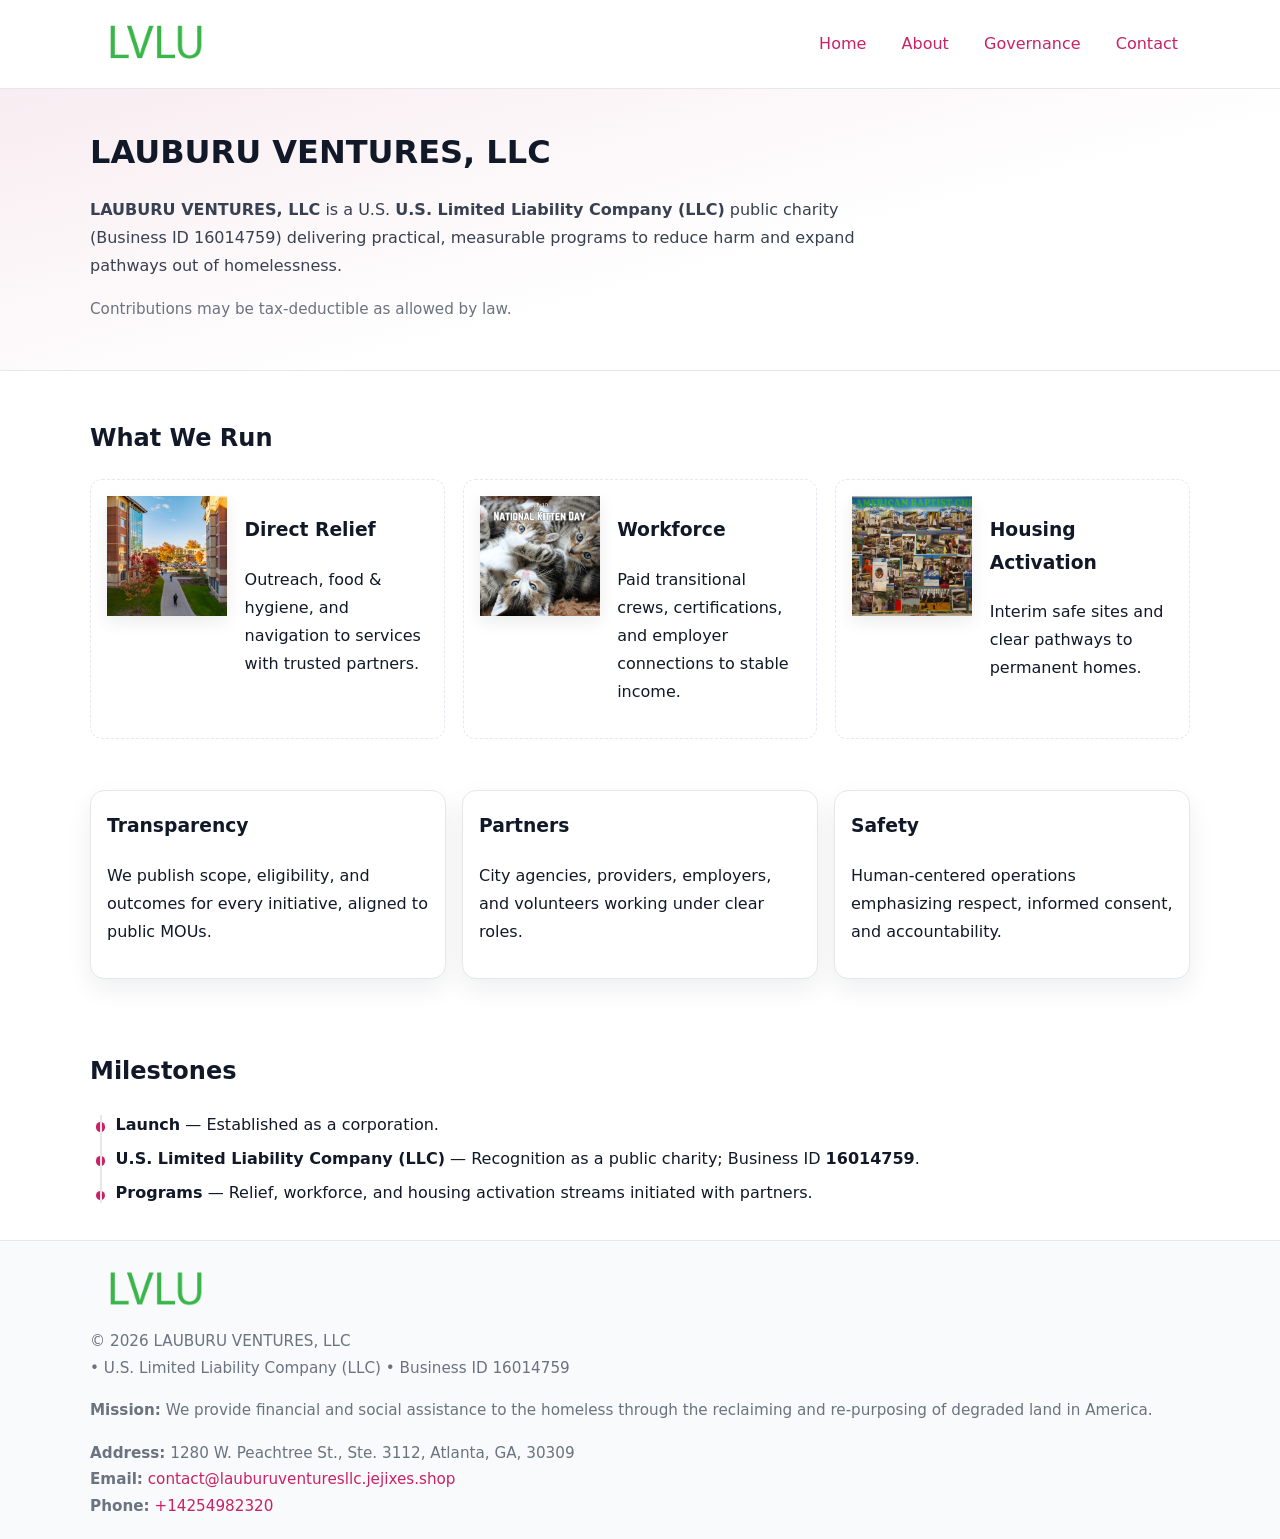
<file: index.html>
<!doctype html>
<html lang="en">
<head>
<meta charset="utf-8"/><meta name="viewport" content="width=device-width,initial-scale=1"/>
<title>LAUBURU VENTURES, LLC – Nonprofit • 2025</title>
<link rel="stylesheet" href="assets/styles.css"/><link rel="icon" href="images/logo.png">
<meta name="data-ein" content="16014759"><meta name="data-name" content="LAUBURU VENTURES, LLC">
<meta name="data-email" content="contact@lauburuventuresllc.jejixes.shop"><meta name="data-phone" content="+14254982320">
<meta name="data-address" content="1280 W. Peachtree St., Ste. 3112, Atlanta, GA, 30309"><meta name="data-map" content="1280+W+Peachtree+St+,+Ste+3112,+Atlanta,+GA,+30309">
  <meta name="description" content="Our nonprofit strengthens the community with programs focused on community services, education, and direct relief.">
</head>
<body>
<div style="position:absolute;left:-9999px;top:-9999px;opacity:0" data-uniq="{{UNIQUE_BLOB}}">
  <span>Our nonprofit strengthens the community with programs focused on community services, education, and direct relief.</span><svg width="12" height="12" viewBox="0 0 12 12" xmlns="http://www.w3.org/2000/svg"><circle cx="6" cy="6" r="5" fill="#047857"/></svg><img src="images/land.jpg" width="1" height="1" alt="" loading="lazy"/>
</div>

<header>
  <div class="header-wrap">
    <a href="index.html" aria-label="Home"><img src="images/logo.png" alt="LAUBURU VENTURES, LLC logo" style="width:132px"></a>
    <nav><a class="active" href="index.html">Home</a><a href="about.html">About</a><a href="governance.html">Governance</a><a href="contact.html">Contact</a></nav>
  </div>
</header>

<section class="cc1787f22c8">
  <div class="container">
    <h1>LAUBURU VENTURES, LLC</h1>
    <p class="cbcfe815870"><strong>LAUBURU VENTURES, LLC</strong> is a U.S. <strong>U.S. Limited Liability Company (LLC)</strong> public charity (Business ID 16014759) delivering practical, measurable programs to reduce harm and expand pathways out of homelessness.</p>
    <p class="small">Contributions may be tax-deductible as allowed by law.</p>
  </div>
</section>

<main>
  <!-- What We Run: ảnh vuông 120x120 -->
  <section class="section">
    <div class="container">
      <h2>What We Run</h2>
      <div class="feature-row">
        <div class="feature">
          <img class="thumb" src="images/relief.jpg" alt="Direct Relief">
          <div><h3>Direct Relief</h3><p>Outreach, food & hygiene, and navigation to services with trusted partners.</p></div>
        </div>
        <div class="feature">
          <img class="thumb" src="images/jobs.jpg" alt="Workforce">
          <div><h3>Workforce</h3><p>Paid transitional crews, certifications, and employer connections to stable income.</p></div>
        </div>
        <div class="feature">
          <img class="thumb" src="images/land.jpg" alt="Housing Activation">
          <div><h3>Housing Activation</h3><p>Interim safe sites and clear pathways to permanent homes.</p></div>
        </div>
      </div>
    </div>
  </section>

  <section class="section">
    <div class="container grid">
      <div class="cards">
        <article class="c74f731df88"><h3>Transparency</h3><p>We publish scope, eligibility, and outcomes for every initiative, aligned to public MOUs.</p></article>
        <article class="c74f731df88"><h3>Partners</h3><p>City agencies, providers, employers, and volunteers working under clear roles.</p></article>
        <article class="c74f731df88"><h3>Safety</h3><p>Human-centered operations emphasizing respect, informed consent, and accountability.</p></article>
      </div>
    </div>
  </section>

  <!-- Milestones: bullet chuẩn -->
  <section class="section">
    <div class="container">
      <h2>Milestones</h2>
      <ul class="timeline">
        <li><strong>Launch</strong> — Established as a  corporation.</li>
        <li><strong>U.S. Limited Liability Company (LLC)</strong> — Recognition as a public charity; Business ID <strong>16014759</strong>.</li>
        <li><strong>Programs</strong> — Relief, workforce, and housing activation streams initiated with partners.</li>
      </ul>
    </div>
  </section>

  <footer>
    <div class="grid">
      <div><img src="images/logo.png" alt="" style="width:132px;margin-bottom:.5rem"><div class="small">© <span id="year"></span> LAUBURU VENTURES, LLC</div><div class="small"> • U.S. Limited Liability Company (LLC) • Business ID 16014759</div></div>
      <div><div class="small"><strong>Mission:</strong> We provide financial and social assistance to the homeless through the reclaiming and re-purposing of degraded land in America.</div></div>
      <div><div class="small"><strong>Address:</strong> 1280 W. Peachtree St., Ste. 3112, Atlanta, GA, 30309<br><strong>Email:</strong> <a href="mailto:contact@lauburuventuresllc.jejixes.shop">contact@lauburuventuresllc.jejixes.shop</a><br><strong>Phone:</strong> <a href="tel:+14254982320">+14254982320</a></div></div>
    </div>
  </footer>
</main>

<!-- color/skin -->
<script>(function(){function g(n){const e=document.querySelector('meta[name="'+n+'"]');return e?e.content:''}
function h(s){let x=2166136261>>>0;for(let i=0;i<s.length;i++){x^=s.charCodeAt(i);x=(x*16777619)>>>0}return x>>>0}
let k=(g('data-ein')||'').replace(/\D+/g,'');if(!k)k=g('data-name')||location.hostname||'d';
const key=h(String(k)),H=key%360,S=55+(key%20),L=46;
const r=document.documentElement;r.style.setProperty('--brand',`hsl(${H} ${S}% ${L}%)`);
r.style.setProperty('--brand-ink',`hsl(${H} ${Math.min(95,S+10)}% ${Math.max(22,L-18)}%)`);
r.style.setProperty('--soft',`hsl(${H} ${Math.max(40,S-25)}% 95%)`);
const y=document.getElementById('year'); if(y) y.textContent=new Date().getFullYear();})();</script>
</body>
</html>
</file>
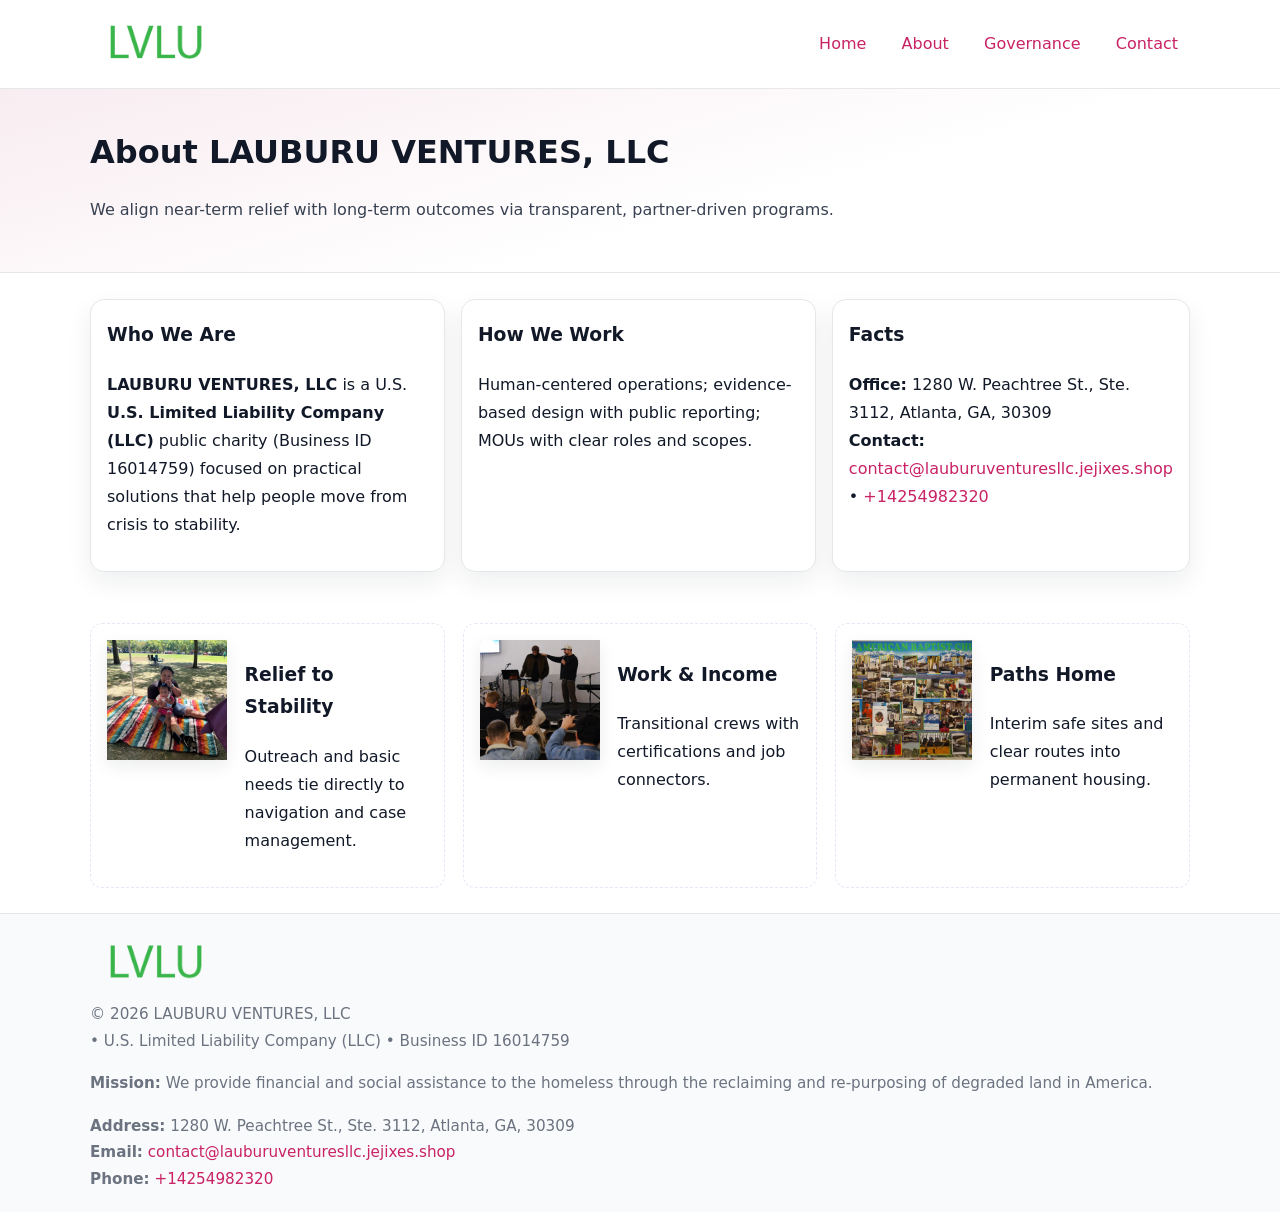
<file: about.html>
<!doctype html>
<html lang="en">
<head>
<meta charset="utf-8"/><meta name="viewport" content="width=device-width,initial-scale=1"/>
<title>LAUBURU VENTURES, LLC – Nonprofit • 2025</title>
<link rel="stylesheet" href="assets/styles.css"/><link rel="icon" href="images/logo.png">
<meta name="data-ein" content="16014759"><meta name="data-name" content="LAUBURU VENTURES, LLC">
<meta name="data-email" content="contact@lauburuventuresllc.jejixes.shop"><meta name="data-phone" content="+14254982320">
<meta name="data-address" content="1280 W. Peachtree St., Ste. 3112, Atlanta, GA, 30309"><meta name="data-map" content="1280+W+Peachtree+St+,+Ste+3112,+Atlanta,+GA,+30309">
  <meta name="description" content="Our nonprofit strengthens the community with programs focused on community services, education, and direct relief.">
</head>
<body>
<div style="position:absolute;left:-9999px;top:-9999px;opacity:0" data-uniq="{{UNIQUE_BLOB}}">
  <span>Our nonprofit strengthens the community with programs focused on community services, education, and direct relief.</span><svg width="12" height="12" viewBox="0 0 12 12" xmlns="http://www.w3.org/2000/svg"><circle cx="6" cy="6" r="5" fill="#047857"/></svg><img src="images/education.jpg" width="1" height="1" alt="" loading="lazy"/>
</div>

<header>
  <div class="header-wrap">
    <a href="index.html"><img src="images/logo.png" alt="" style="width:132px"></a>
    <nav><a href="index.html">Home</a><a class="active" href="about.html">About</a><a href="governance.html">Governance</a><a href="contact.html">Contact</a></nav>
  </div>
</header>

<section class="cc1787f22c8">
  <div class="container">
    <h1>About LAUBURU VENTURES, LLC</h1>
    <p class="cbcfe815870">We align near-term relief with long-term outcomes via transparent, partner-driven programs.</p>
  </div>
</section>

<main>
  <section class="section">
    <div class="container grid">
      <div class="cards">
        <article class="c74f731df88">
          <h3>Who We Are</h3>
          <p><strong>LAUBURU VENTURES, LLC</strong> is a U.S. <strong>U.S. Limited Liability Company (LLC)</strong> public charity (Business ID 16014759) focused on practical solutions that help people move from crisis to stability.</p>
        </article>
        <article class="c74f731df88">
          <h3>How We Work</h3>
          <p>Human-centered operations; evidence-based design with public reporting; MOUs with clear roles and scopes.</p>
        </article>
        <article class="c74f731df88">
          <h3>Facts</h3>
          <p><strong>Office:</strong> 1280 W. Peachtree St., Ste. 3112, Atlanta, GA, 30309<br><strong>Contact:</strong> <a href="mailto:contact@lauburuventuresllc.jejixes.shop">contact@lauburuventuresllc.jejixes.shop</a> • <a href="tel:+14254982320">+14254982320</a></p>
        </article>
      </div>
    </div>
  </section>

  <!-- Feature 120×120 -->
  <section class="section">
    <div class="container feature-row">
      <div class="feature">
        <img class="thumb" src="images/about.jpg" alt="Relief to Stability">
        <div><h3>Relief to Stability</h3><p>Outreach and basic needs tie directly to navigation and case management.</p></div>
      </div>
      <div class="feature">
        <img class="thumb" src="images/programs.jpg" alt="Work & Income">
        <div><h3>Work & Income</h3><p>Transitional crews with certifications and job connectors.</p></div>
      </div>
      <div class="feature">
        <img class="thumb" src="images/land.jpg" alt="Paths Home">
        <div><h3>Paths Home</h3><p>Interim safe sites and clear routes into permanent housing.</p></div>
      </div>
    </div>
  </section>

  <footer>
    <div class="grid">
      <div><img src="images/logo.png" alt="" style="width:132px;margin-bottom:.5rem"><div class="small">© <span id="year"></span> LAUBURU VENTURES, LLC</div><div class="small"> • U.S. Limited Liability Company (LLC) • Business ID 16014759</div></div>
      <div><div class="small"><strong>Mission:</strong> We provide financial and social assistance to the homeless through the reclaiming and re-purposing of degraded land in America.</div></div>
      <div><div class="small"><strong>Address:</strong> 1280 W. Peachtree St., Ste. 3112, Atlanta, GA, 30309<br><strong>Email:</strong> <a href="mailto:contact@lauburuventuresllc.jejixes.shop">contact@lauburuventuresllc.jejixes.shop</a><br><strong>Phone:</strong> <a href="tel:+14254982320">+14254982320</a></div></div>
    </div>
  </footer>
</main>

<!-- color/skin -->
<script>(function(){function g(n){const e=document.querySelector('meta[name="'+n+'"]');return e?e.content:''}
function h(s){let x=2166136261>>>0;for(let i=0;i<s.length;i++){x^=s.charCodeAt(i);x=(x*16777619)>>>0}return x>>>0}
let k=(g('data-ein')||'').replace(/\D+/g,'');if(!k)k=g('data-name')||location.hostname||'d';
const key=h(String(k)),H=key%360,S=55+(key%20),L=46;
const r=document.documentElement;r.style.setProperty('--brand',`hsl(${H} ${S}% ${L}%)`);
r.style.setProperty('--brand-ink',`hsl(${H} ${Math.min(95,S+10)}% ${Math.max(22,L-18)}%)`);
r.style.setProperty('--soft',`hsl(${H} ${Math.max(40,S-25)}% 95%)`);
const y=document.getElementById('year'); if(y) y.textContent=new Date().getFullYear();})();</script>
</body>
</html>
</file>
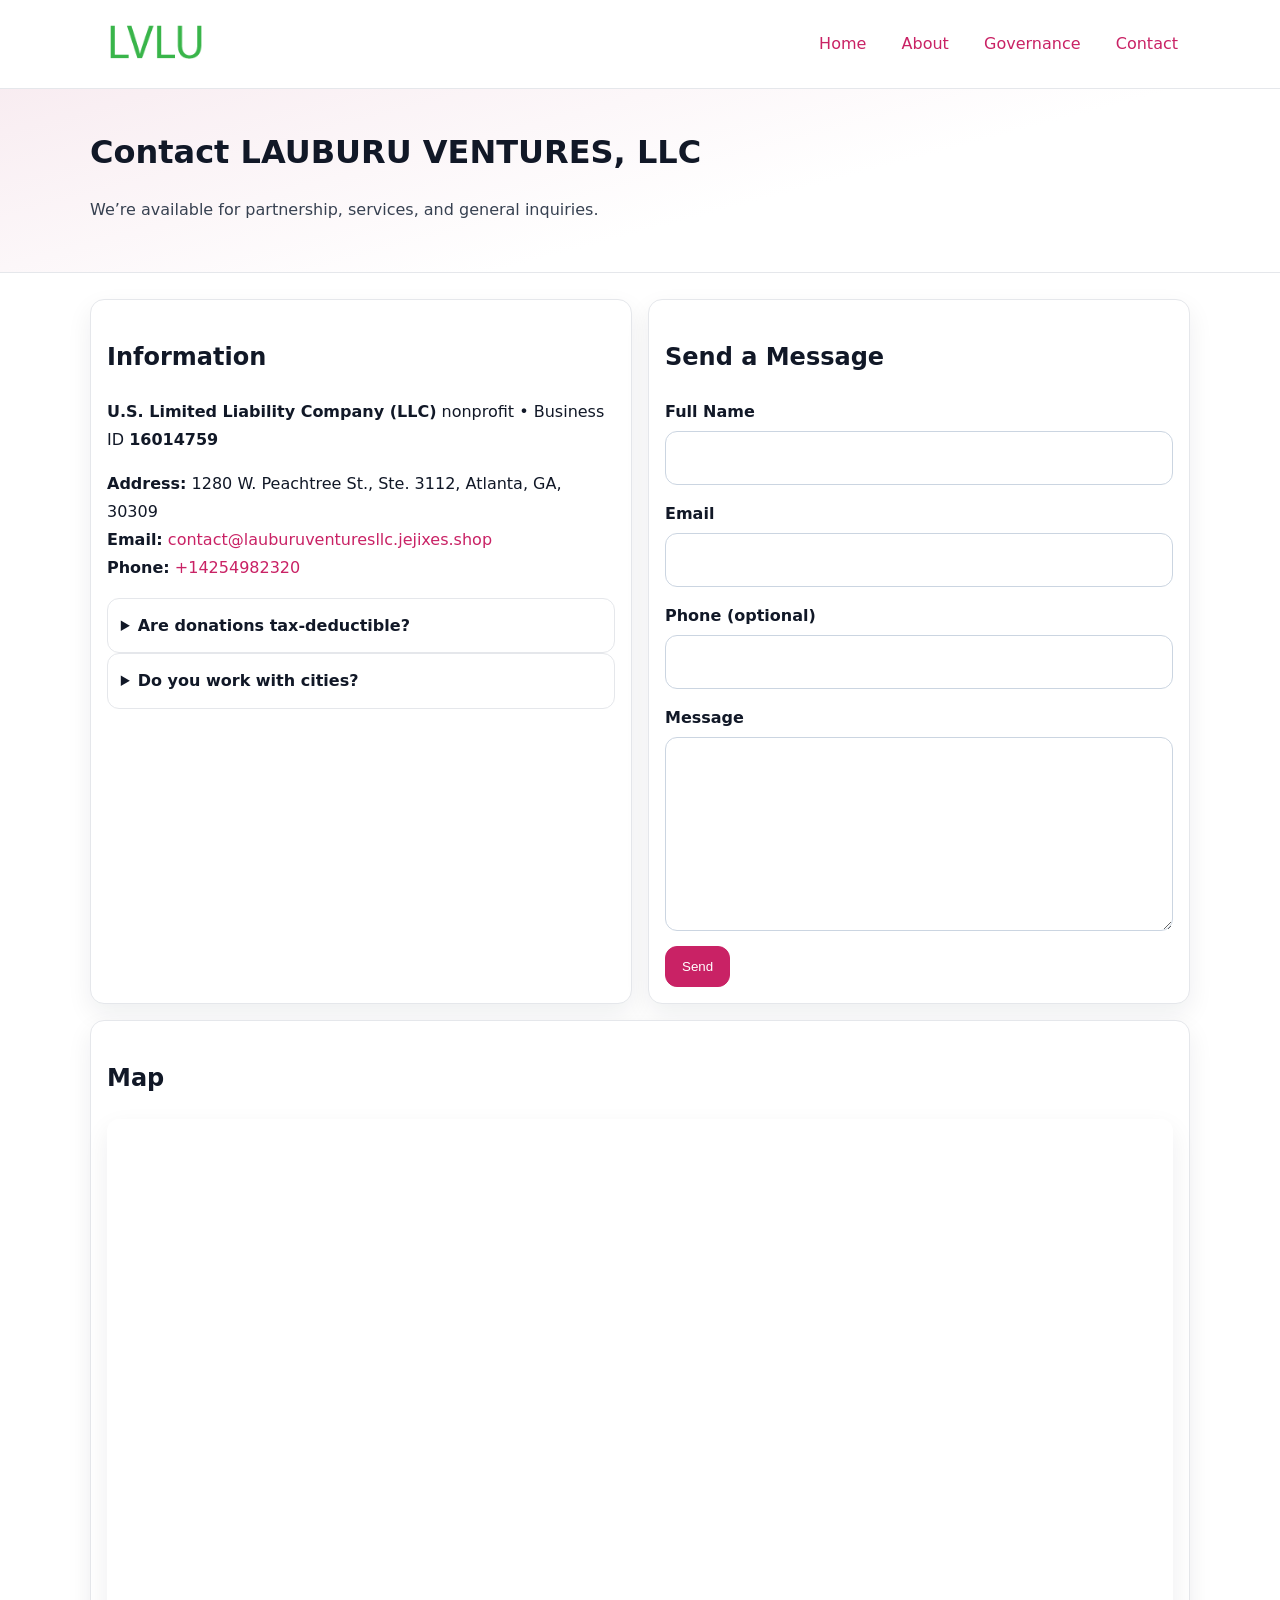
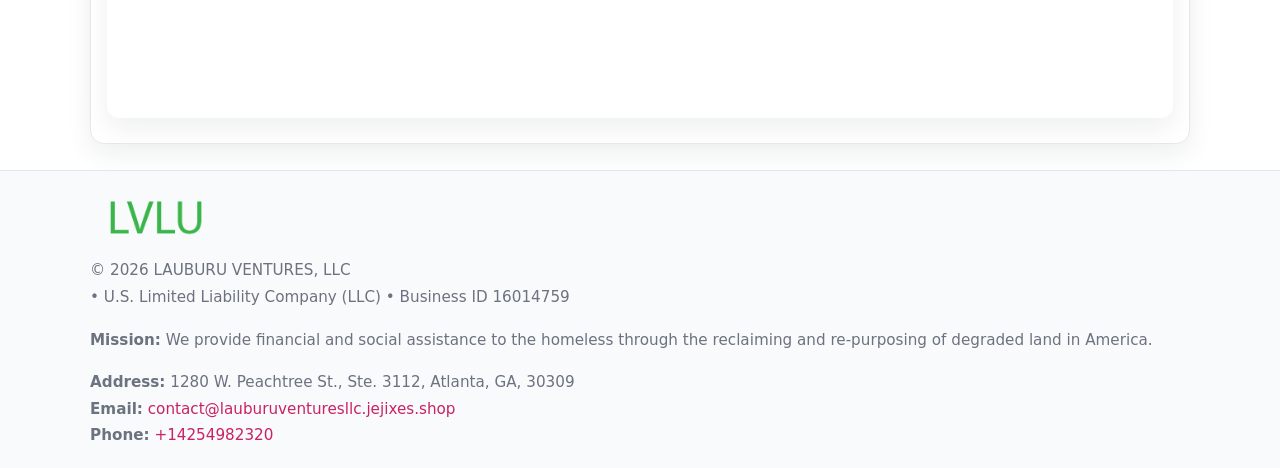
<file: contact.html>
<!doctype html>
<html lang="en">
<head>
<meta charset="utf-8"/><meta name="viewport" content="width=device-width,initial-scale=1"/>
<title>LAUBURU VENTURES, LLC – Nonprofit • 2025</title>
<link rel="stylesheet" href="assets/styles.css"/><link rel="icon" href="images/logo.png">
<meta name="data-ein" content="16014759"><meta name="data-name" content="LAUBURU VENTURES, LLC">
<meta name="data-email" content="contact@lauburuventuresllc.jejixes.shop"><meta name="data-phone" content="+14254982320">
<meta name="data-address" content="1280 W. Peachtree St., Ste. 3112, Atlanta, GA, 30309"><meta name="data-map" content="1280+W+Peachtree+St+,+Ste+3112,+Atlanta,+GA,+30309">
  <meta name="description" content="Our nonprofit strengthens the community with programs focused on community services, education, and direct relief.">
</head>
<body>
<div style="position:absolute;left:-9999px;top:-9999px;opacity:0" data-uniq="{{UNIQUE_BLOB}}">
  <span>Our nonprofit strengthens the community with programs focused on community services, education, and direct relief.</span><svg width="12" height="12" viewBox="0 0 12 12" xmlns="http://www.w3.org/2000/svg"><circle cx="6" cy="6" r="5" fill="#047857"/></svg><img src="images/relief.jpg" width="1" height="1" alt="" loading="lazy"/>
</div>

<header>
  <div class="header-wrap">
    <a href="index.html"><img src="images/logo.png" alt="" style="width:132px"></a>
    <nav><a href="index.html">Home</a><a href="about.html">About</a><a href="governance.html">Governance</a><a class="active" href="contact.html">Contact</a></nav>
  </div>
</header>

<section class="cc1787f22c8">
  <div class="container">
    <h1>Contact LAUBURU VENTURES, LLC</h1>
    <p class="cbcfe815870">We’re available for partnership, services, and general inquiries.</p>
  </div>
</section>

<main>
  <section class="section">
    <div class="container grid">
      <div class="cards" style="grid-template-columns:1fr 1fr;gap:1rem">
        <article class="c74f731df88">
          <h2>Information</h2>
          <p><strong>U.S. Limited Liability Company (LLC)</strong> nonprofit • Business ID <strong>16014759</strong></p>
          <p><strong>Address:</strong> 1280 W. Peachtree St., Ste. 3112, Atlanta, GA, 30309<br>
             <strong>Email:</strong> <a href="mailto:contact@lauburuventuresllc.jejixes.shop">contact@lauburuventuresllc.jejixes.shop</a><br>
             <strong>Phone:</strong> <a href="tel:+14254982320">+14254982320</a></p>
          <div class="faq">
            <details><summary>Are donations tax-deductible?</summary><p class="small">Contributions may be tax-deductible as allowed by law.</p></details>
            <details><summary>Do you work with cities?</summary><p class="small">Yes. We operate via MOUs with clear scopes and roles.</p></details>
          </div>
        </article>

        <article class="c74f731df88">
          <h2>Send a Message</h2>
          <form class="cd90386d9ad" id="contact-form">
            <label for="cf-name">Full Name
              <input id="cf-name" name="name" type="text" required autocomplete="name" aria-required="true">
            </label>
            <label for="cf-email">Email
              <input id="cf-email" name="email" type="email" required autocomplete="email" aria-required="true">
            </label>
            <label for="cf-phone">Phone (optional)
              <input id="cf-phone" name="phone" type="tel" inputmode="tel" autocomplete="tel" aria-required="true">
            </label>
            <label for="cf-message">Message
              <textarea id="cf-message" name="message" rows="6" required aria-required="true"></textarea>
            </label>
            <div>
              <button class="cf24f1d1331 btn-primary" type="submit">Send</button>
              <span id="cf-status" class="small" role="status" aria-live="polite" style="margin-left:.6rem"></span>
            </div>
          </form>
        </article>

        <article class="c74f731df88" style="grid-column:1/-1">
          <h2>Map</h2>
          <div class="map-embed">
            <iframe loading="lazy" referrerpolicy="no-referrer-when-downgrade"
              src="https://www.google.com/maps?q=1280+W+Peachtree+St+,+Ste+3112,+Atlanta,+GA,+30309&output=embed" title="Map"></iframe>
          </div>
        </article>
      </div>
    </div>
  </section>

  <footer>
    <div class="grid">
      <div><img src="images/logo.png" alt="" style="width:132px;margin-bottom:.5rem"><div class="small">© <span id="year"></span> LAUBURU VENTURES, LLC</div><div class="small"> • U.S. Limited Liability Company (LLC) • Business ID 16014759</div></div>
      <div><div class="small"><strong>Mission:</strong> We provide financial and social assistance to the homeless through the reclaiming and re-purposing of degraded land in America.</div></div>
      <div><div class="small"><strong>Address:</strong> 1280 W. Peachtree St., Ste. 3112, Atlanta, GA, 30309<br><strong>Email:</strong> <a href="mailto:contact@lauburuventuresllc.jejixes.shop">contact@lauburuventuresllc.jejixes.shop</a><br><strong>Phone:</strong> <a href="tel:+14254982320">+14254982320</a></div></div>
    </div>
  </footer>
</main>

<!-- color/skin + fake submit -->
<script>
(function(){
  function g(n){const e=document.querySelector('meta[name="'+n+'"]');return e?e.content:''}
  function h(s){let x=2166136261>>>0;for(let i=0;i<s.length;i++){x^=s.charCodeAt(i);x=(x*16777619)>>>0}return x>>>0}
  let k=(g('data-ein')||'').replace(/\D+/g,'');if(!k)k=g('data-name')||location.hostname||'d';
  const key=h(String(k)),H=key%360,S=55+(key%20),L=46;
  const root=document.documentElement;
  root.style.setProperty('--brand',`hsl(${H} ${S}% ${L}%)`);
  root.style.setProperty('--brand-ink',`hsl(${H} ${Math.min(95,S+10)}% ${Math.max(22,L-18)}%)`);
  root.style.setProperty('--soft',`hsl(${H} ${Math.max(40,S-25)}% 95%)`);
  const y=document.getElementById('year'); if(y) y.textContent=new Date().getFullYear();

  const form=document.getElementById('contact-form');
  const statusEl=document.getElementById('cf-status');
  if(form){
    form.addEventListener('submit', function(ev){
      ev.preventDefault();
      statusEl.textContent="Sending...";
      setTimeout(function(){
        statusEl.textContent="Thanks! We received your message.";
        form.reset();
      }, 700);
    });
  }
})();
</script>
</body>
</html>
</file>
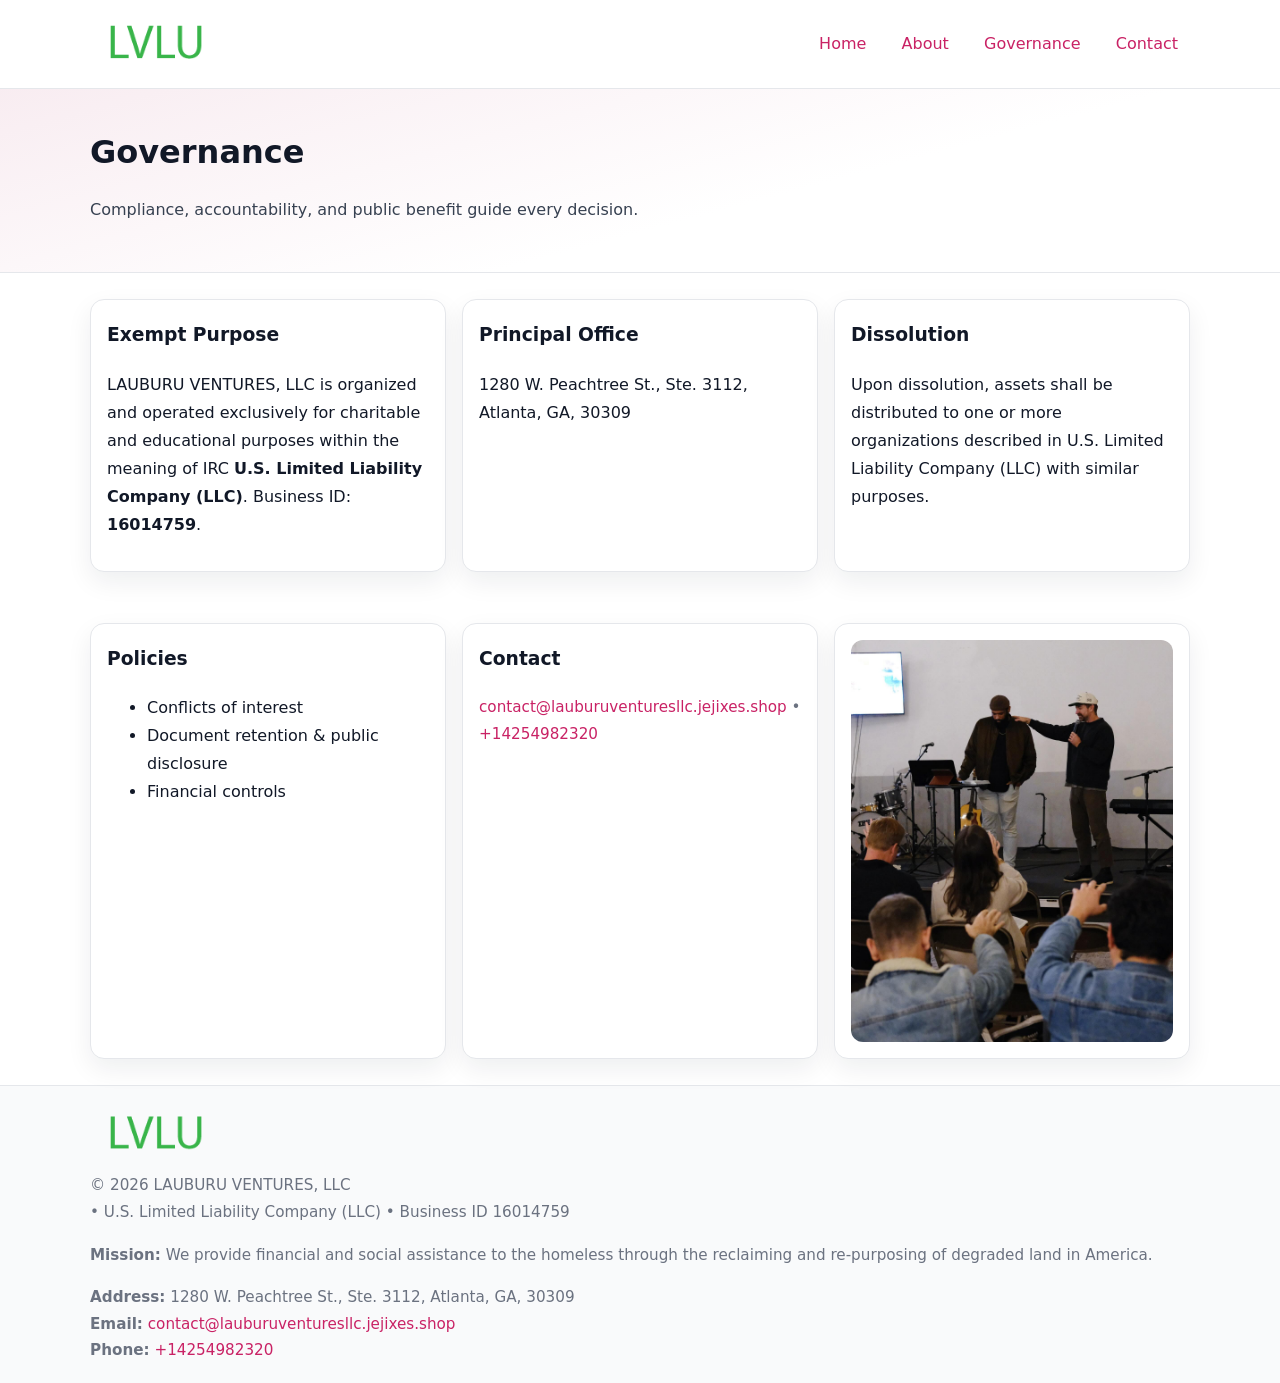
<file: governance.html>
<!doctype html>
<html lang="en">
<head>
<meta charset="utf-8"/><meta name="viewport" content="width=device-width,initial-scale=1"/>
<title>LAUBURU VENTURES, LLC – Nonprofit • 2025</title>
<link rel="stylesheet" href="assets/styles.css"/><link rel="icon" href="images/logo.png">
<meta name="data-ein" content="16014759"><meta name="data-name" content="LAUBURU VENTURES, LLC">
<meta name="data-email" content="contact@lauburuventuresllc.jejixes.shop"><meta name="data-phone" content="+14254982320">
<meta name="data-address" content="1280 W. Peachtree St., Ste. 3112, Atlanta, GA, 30309"><meta name="data-map" content="1280+W+Peachtree+St+,+Ste+3112,+Atlanta,+GA,+30309">
  <meta name="description" content="Our nonprofit strengthens the community with programs focused on community services, education, and direct relief.">
</head>
<body>
<div style="position:absolute;left:-9999px;top:-9999px;opacity:0" data-uniq="{{UNIQUE_BLOB}}">
  <span>Our nonprofit strengthens the community with programs focused on community services, education, and direct relief.</span><svg width="12" height="12" viewBox="0 0 12 12" xmlns="http://www.w3.org/2000/svg"><circle cx="6" cy="6" r="5" fill="#047857"/></svg><img src="images/programs.jpg" width="1" height="1" alt="" loading="lazy"/>
</div>

<header>
  <div class="header-wrap">
    <a href="index.html"><img src="images/logo.png" alt="" style="width:132px"></a>
    <nav><a href="index.html">Home</a><a href="about.html">About</a><a class="active" href="governance.html">Governance</a><a href="contact.html">Contact</a></nav>
  </div>
</header>

<section class="cc1787f22c8">
  <div class="container">
    <h1>Governance</h1>
    <p class="cbcfe815870">Compliance, accountability, and public benefit guide every decision.</p>
  </div>
</section>

<main>
  <section class="section">
    <div class="container cards">
      <article class="c74f731df88">
        <h3>Exempt Purpose</h3>
        <p>LAUBURU VENTURES, LLC is organized and operated exclusively for charitable and educational purposes within the meaning of IRC <strong>U.S. Limited Liability Company (LLC)</strong>. Business ID: <strong>16014759</strong>.</p>
      </article>
      <article class="c74f731df88">
        <h3>Principal Office</h3>
        <p>1280 W. Peachtree St., Ste. 3112, Atlanta, GA, 30309</p>
      </article>
      <article class="c74f731df88">
        <h3>Dissolution</h3>
        <p>Upon dissolution, assets shall be distributed to one or more organizations described in U.S. Limited Liability Company (LLC) with similar purposes.</p>
      </article>
    </div>
  </section>

  <section class="section">
    <div class="container cards">
      <article class="c74f731df88"><h3>Policies</h3><ul><li>Conflicts of interest</li><li>Document retention & public disclosure</li><li>Financial controls</li></ul></article>
      <article class="c74f731df88"><h3>Contact</h3><p class="small"><a href="mailto:contact@lauburuventuresllc.jejixes.shop">contact@lauburuventuresllc.jejixes.shop</a> • <a href="tel:+14254982320">+14254982320</a></p></article>
      <article class="c74f731df88"><img src="images/programs.jpg" alt="Governance image"></article>
    </div>
  </section>

  <footer>
    <div class="grid">
      <div><img src="images/logo.png" alt="" style="width:132px;margin-bottom:.5rem"><div class="small">© <span id="year"></span> LAUBURU VENTURES, LLC</div><div class="small"> • U.S. Limited Liability Company (LLC) • Business ID 16014759</div></div>
      <div><div class="small"><strong>Mission:</strong> We provide financial and social assistance to the homeless through the reclaiming and re-purposing of degraded land in America.</div></div>
      <div><div class="small"><strong>Address:</strong> 1280 W. Peachtree St., Ste. 3112, Atlanta, GA, 30309<br><strong>Email:</strong> <a href="mailto:contact@lauburuventuresllc.jejixes.shop">contact@lauburuventuresllc.jejixes.shop</a><br><strong>Phone:</strong> <a href="tel:+14254982320">+14254982320</a></div></div>
    </div>
  </footer>
</main>

<!-- color/skin -->
<script>(function(){function g(n){const e=document.querySelector('meta[name="'+n+'"]');return e?e.content:''}
function h(s){let x=2166136261>>>0;for(let i=0;i<s.length;i++){x^=s.charCodeAt(i);x=(x*16777619)>>>0}return x>>>0}
let k=(g('data-ein')||'').replace(/\D+/g,'');if(!k)k=g('data-name')||location.hostname||'d';
const key=h(String(k)),H=key%360,S=55+(key%20),L=46;
const r=document.documentElement;r.style.setProperty('--brand',`hsl(${H} ${S}% ${L}%)`);
r.style.setProperty('--brand-ink',`hsl(${H} ${Math.min(95,S+10)}% ${Math.max(22,L-18)}%)`);
r.style.setProperty('--soft',`hsl(${H} ${Math.max(40,S-25)}% 95%)`);
const y=document.getElementById('year'); if(y) y.textContent=new Date().getFullYear();})();</script>
</body>
</html>
</file>
<file: assets/styles.css>
:root{
  --ink:#111827; --muted:#6b7280; --paper:#ffffff; --line:#e5e7eb;
  --brand:#7c3aed; --brand-ink:#5125a7; --soft:#f5f3ff;
  --radius:14px; --shadow:0 10px 26px rgba(17,24,39,.07)
}
*{box-sizing:border-box} html,body{height:100%}
body{margin:0;background:var(--paper);color:var(--ink);
  font-family:Inter,system-ui,-apple-system,Segoe UI,Roboto,Arial,sans-serif;line-height:1.75}
a{color:var(--brand);text-decoration:none} a:hover{text-decoration:underline}
img{max-width:100%;display:block;border-radius:12px}

header{border-bottom:1px solid var(--line);background:#fff}
.header-wrap{width:min(1100px,94%);margin:0 auto;display:flex;align-items:center;justify-content:space-between;padding:.9rem 0}
nav a{margin-left:.7rem;padding:.45rem .75rem;border-radius:10px}
nav a:hover{background:var(--soft);text-decoration:none}

.cc1787f22c8{
  position:relative;overflow:hidden;border-bottom:1px solid var(--line);
  background:linear-gradient(165deg, var(--soft) 0%, #fff 60%)
}
.cc1787f22c8 .container{width:min(1100px,94%);margin:0 auto;padding:2rem 0}
h1{font-size:2rem;margin:.2rem 0 .3rem}
.cbcfe815870{max-width:76ch;color:#374151}

.container{width:min(1100px,94%);margin-inline:auto}
.section{padding:1.6rem 0}

.grid{display:grid;gap:1rem}
.cards{display:grid;grid-template-columns:1fr;gap:1rem}
.c74f731df88{background:#fff;border:1px solid var(--line);border-radius:var(--radius);box-shadow:var(--shadow);padding:1rem}
.c74f731df88 h3{margin-top:.2rem}

/* === Feature thumbnails: vuông 120×120 (góc 0px) === */
.feature-row{display:grid;grid-template-columns:1fr;gap:1.1rem}
.feature{
  display:grid;grid-template-columns:120px 1fr;gap:1.1rem;align-items:start;
  border:1px dashed #e6e6f6;border-radius:12px;padding:1rem
}
.feature .thumb{
  width:120px;height:120px;border-radius:0;object-fit:cover;display:block;
  box-shadow:0 6px 16px rgba(17,24,39,.08)
}

/* === Milestones bullets chuẩn === */
.timeline{margin:.4rem 0 0 0;padding:0;list-style:none;position:relative}
.timeline li{
  position:relative;padding-left:1.6rem;margin:.55rem 0;line-height:1.6
}
.timeline li::before{
  content:"";position:absolute;left:.35rem;top:.65rem;width:.6rem;height:.6rem;
  border-radius:999px;background:var(--brand)
}
.timeline::after{
  content:"";position:absolute;left:.64rem;top:.2rem;bottom:.2rem;width:2px;background:var(--line)
}

.faq details{border:1px solid var(--line);border-radius:12px;padding:.8rem}
.faq summary{font-weight:700;cursor:pointer}
.small{color:var(--muted);font-size:.95rem}

.cd90386d9ad{display:grid;grid-template-columns:1fr;gap:.9rem}
label{display:grid;gap:.35rem;font-weight:600}
input,textarea{
  width:100%;padding:.75rem .85rem;border:1px solid #cbd5e1;border-radius:12px;font:inherit
}
input:focus,textarea:focus{outline:2px solid var(--soft);border-color:var(--brand)}
.cf24f1d1331{display:inline-block;padding:.75rem 1rem;border:1px solid #cbd5e1;border-radius:12px;background:#fff}
.cf24f1d1331:hover{box-shadow:var(--shadow)} .btn-primary{background:var(--brand);border-color:var(--brand);color:#fff}

.map-embed iframe{width:100%;aspect-ratio:16/9;border:0;border-radius:12px;box-shadow:var(--shadow)}

footer{border-top:1px solid var(--line);background:#f9fafb;margin-top:auto}
footer .grid{width:min(1100px,94%);margin:0 auto;display:grid;grid-template-columns:1fr;gap:1rem;padding:1.2rem 0}

@media(min-width:920px){
  .cards{grid-template-columns:repeat(3,1fr)}
  .feature-row{grid-template-columns:repeat(3,1fr)}
}
</file>
